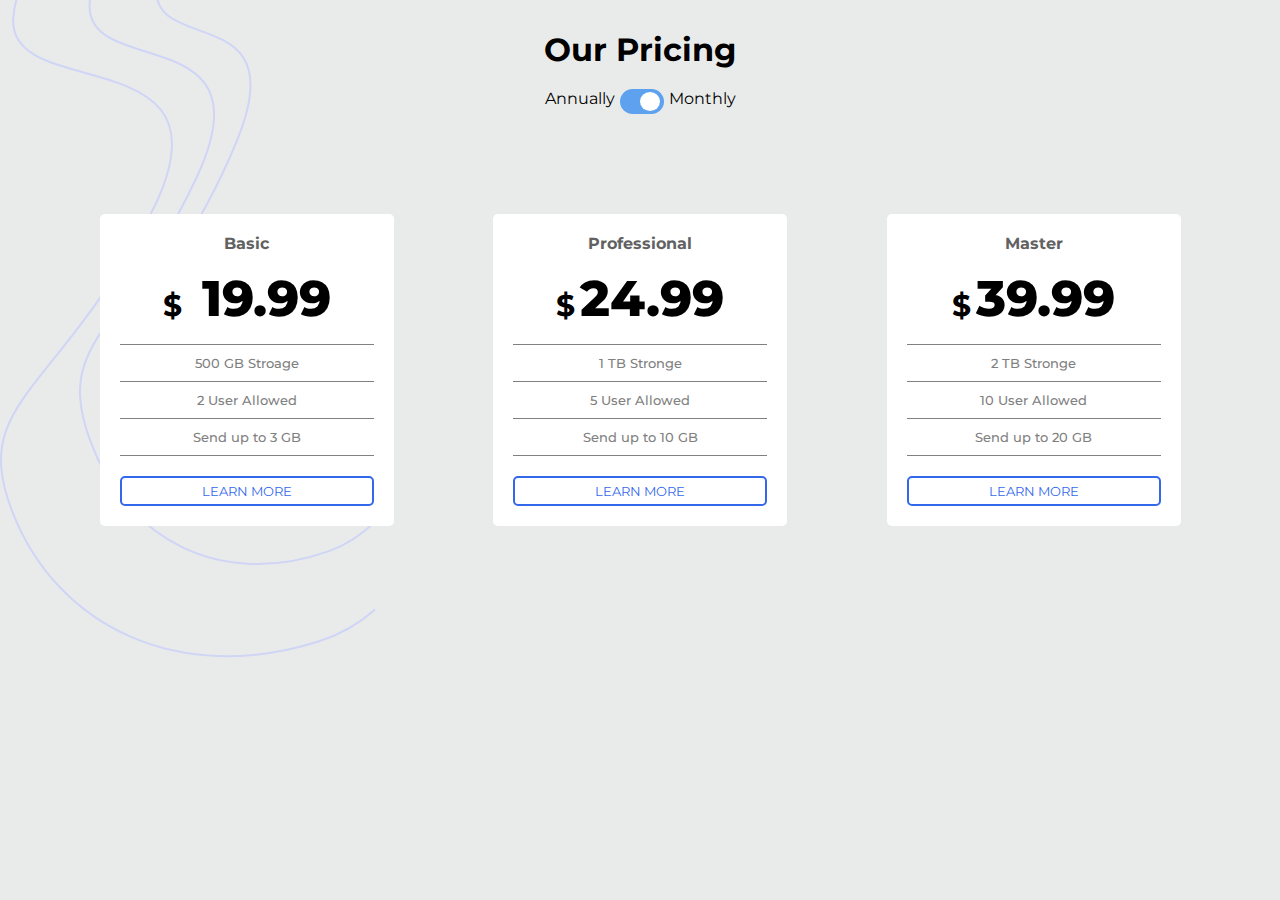
<file: index.html>
<!DOCTYPE html>
<html lang="en">

<head>
  <meta charset="UTF-8">
  <meta name="viewport" content="width=device-width, initial-scale=1.0">
  <!-- displays site properly based on user's device -->

  <link rel="icon" type="image/png" sizes="32x32" href="./images/favicon-32x32.png">

  <title>Frontend Mentor | [Challenge Name Here]</title>
  <link rel="stylesheet" href="./style.css">
</head>

<body>

  <!-- <div class="img"><img src="./images/bg-bottom.svg" alt="">
  <img src="./images/bg-top.svg" alt=""></div> -->
  <div class="header">
    <h1>Our Pricing</h1>
    <div class="togleButton">
      <p>Annually</p>
      <div class="togle" id="togle">
        <div class="circle annually" id="circle">
        </div>
      </div>
      <p>Monthly</p>
    </div>
  </div>

  <div class="cardDiv">
    <div class="card1 card">
      <p class="cardHeading">Basic</p>
      <p class="monthlyPrice Price " id="monthlyPrice"><span class="dollar">&dollar;</span> 19.99</p>
      <p class="yearPrice Price " id="yearPrice"><span class="dollar">&dollar;</span>199.99</p>
      <div class="line"></div>
      <p class="storage">500 GB Stroage</p>
      <div class="line"></div>
      <p class="storage">2 User Allowed</p>
      <div class="line"></div>
      <p class="storage">Send up to 3 GB</p>
      <div class="line"></div>
      <button class="cardBtn">LEARN MORE</button>
    </div>

    <div class="card2 card">
      <p class="cardHeading">Professional</p>
      <p class="monthlyPrice Price " id="monthlyPrice"><span class="dollar">&dollar;</span>24.99</p>
      <p class="yearPrice Price " id="yearPrice"><span class="dollar">&dollar;</span>249.99</p>
      <div class="line"></div>
      <p class="storage">1 TB Stronge</p>
      <div class="line"></div>
      <p class="storage">5 User Allowed</p>
      <div class="line"></div>
      <p class="storage">Send up to 10 GB</p>
      <div class="line"></div>
      <button class="cardBtn">LEARN MORE</button>
    </div>

    <div class="card3 card">
      <p class="cardHeading">Master</p>
      <p class="monthlyPrice Price " id="monthlyPrice"><span class="dollar">&dollar;</span>39.99</p>
      <p class="yearPrice Price " id="yearPrice"><span class="dollar">&dollar;</span>399.99</p>
      <div class="line"></div>
      <p class="storage">2 TB Stronge</p>
      <div class="line"></div>
      <p class="storage">10 User Allowed</p>
      <div class="line"></div>
      <p class="storage">Send up to 20 GB</p>
      <div class="line"></div>
      <button class="cardBtn">LEARN MORE</button>
    </div>
  </div>

  <script src="./app.js"></script>
</body>

</html>
</file>
<file: style.css>
@import url('https://fonts.googleapis.com/css2?family=Crimson+Text:ital@1&family=DynaPuff&family=Josefin+Sans:wght@200&family=Montserrat:ital,wght@0,100;0,200;0,500;1,500&family=Mukta&family=Open+Sans:ital@0;1&family=Roboto:ital,wght@0,100;0,300;1,300&display=swap');


@import url('https://fonts.googleapis.com/css2?family=Crimson+Text:ital@1&family=DynaPuff&family=Josefin+Sans:wght@200&family=Montserrat:ital,wght@0,100;0,200;0,300;0,400;0,500;1,500&family=Mukta&family=Open+Sans:ital@0;1&family=Roboto:ital,wght@0,100;0,300;1,300&display=swap');

*{
    margin: 0;
    padding: 0;
    font-family: "Montserrat";
}

body{
    background-color: #e9ebeb;
    background-image: url("./images/bg-bottom.svg");
    background-image: url("./images/bg-top.svg");
    background-repeat: no-repeat;
}

.header{
    text-align: center;
    margin-top: 30px;
}

.togleButton{
    margin-top: 20px;
    display: flex;
    justify-content: center;
}

.togle{
    background-color: rgb(93, 161, 239);
    height: 20px;
    width: 40px;
    border-radius: 30px;
    padding: 3px 2px 2px 2px;
    margin: 0 5px;
}

.circle{
    background-color: #ffffff;
    height: 19px;
    width: 20px;
    border-radius: 50%;
}

.monthly{
    position: relative;
    left: 18px;
}
.annually{
    position: relative;
    right: 0px;
}


/* ---------------------card-style---------------------- */

.cardDiv{
    display: flex;
    justify-content: space-evenly;
    align-items: center;
    margin-top: 100px;
}

.card{
    background-color: #ffffff;
    padding: 20px 20px;
    text-align: center;
    border-radius: 5px;
}

.cardHeading{
    font-weight: 700;
    color: rgb(97, 97, 97);
}
.Price{
    font-size: 50px;
    font-weight: 800;
    display: flex;
    /* justify-content: center; */
    align-items: center;
    margin: 15px 0;
}
.dollar{
    font-size: 30px;
    font-weight: 700;
    margin-right: 5px;
}
hr{
    border: none;
    border-top: 1px solid gray;
    background-color: #fffdfd;
}

.storage{
    margin: 10px 0;
    color: gray;
    font-weight: 500;
    font-size: small;
}

.cardBtn{
    margin: 20px 0 0 0;
    width: auto;
    padding: 5px 80px;
    background-color: #ffffff;
    border: 2px solid #3468ec;
    color: #3468ec;
    border-radius: 5px;
}
.card:hover{
    background-color: #658df4;
    color: #ffffff;
    transform: scale(1.3);
    transition: all 0.8s ease-out;
}

.line{
    border-top: 1px solid gray;
}




@media only screen and (max-width:1000px){
    .cardDiv{
        display: flex;
        justify-content: space-evenly;
        align-items: center;
        margin-top: 100px;
        flex-direction: column;
    }
    .card{
        margin-bottom: 20px;
    }
}
</file>
